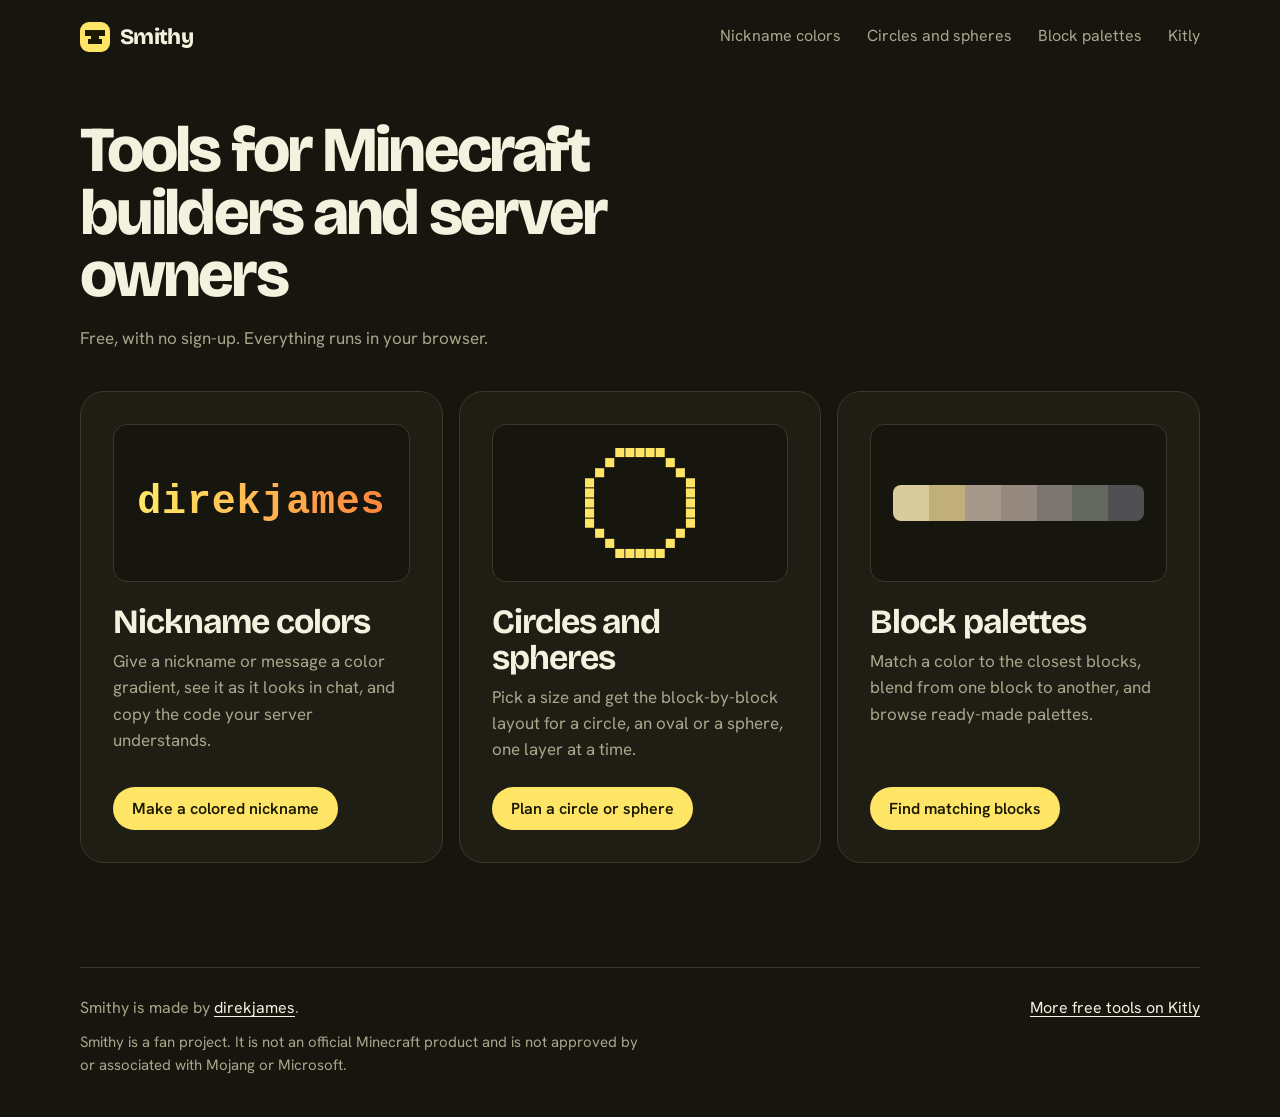
<file: index.html>
<!doctype html>
<html lang="en">
<head>
  <meta charset="utf-8">
  <meta name="viewport" content="width=device-width, initial-scale=1">
  <title>Smithy: free Minecraft tools</title>
  <meta name="description" content="Free tools for Minecraft builders and server owners: a nickname color maker, a circle and sphere planner, and block palettes.">
  <meta name="theme-color" content="#16150e">
  <meta property="og:title" content="Smithy: free Minecraft tools">
  <meta property="og:description" content="Free tools for Minecraft builders and server owners: a nickname color maker, a circle and sphere planner, and block palettes.">
  <meta property="og:type" content="website">
  <link rel="icon" href="data:image/svg+xml,%3Csvg xmlns='http://www.w3.org/2000/svg' viewBox='0 0 32 32'%3E%3Crect width='32' height='32' rx='9' fill='%23ffe566'/%3E%3Cpath fill='%231b1900' d='M6 9h20v6h-6v3h3v5H9v-5h3v-3H6z'/%3E%3C/svg%3E">
  <link rel="preconnect" href="https://fonts.googleapis.com">
  <link rel="preconnect" href="https://fonts.gstatic.com" crossorigin>
  <link href="https://fonts.googleapis.com/css2?family=Bricolage+Grotesque:opsz,wght@12..96,500;12..96,700;12..96,800&family=Hanken+Grotesk:wght@400;600&display=swap" rel="stylesheet">
  <link rel="stylesheet" href="assets/style.css">
</head>
<body>
  <a class="skip" href="#main">Skip to the tool</a>

  <header class="wrap topbar">
    <a class="mark" href="./" aria-label="Smithy home">
      <span class="mark-tile" aria-hidden="true">
        <svg viewBox="0 0 30 30"><path fill="currentColor" d="M5 8h20v6h-6v3h3v5H8v-5h3v-3H5z"/></svg>
      </span>Smithy
    </a>
    <nav class="nav" aria-label="Main">
      <a href="nickname.html">Nickname colors</a>
      <a href="circles.html">Circles and spheres</a>
      <a href="palettes.html">Block palettes</a>
      <a href="https://direkjames.github.io/">Kitly</a>
    </nav>
  </header>

  <main class="wrap" id="main">
    <div class="intro">
      <h1 class="intro-title">Tools for Minecraft builders and server owners</h1>
      <p class="intro-text">Free, with no sign-up. Everything runs in your browser.</p>
    </div>

    <div class="tools">
      <article class="tool">
        <div class="tool-art"><span class="tool-sample" aria-hidden="true"><span style="color:#ffe566">d</span><span style="color:#ffdb61">i</span><span style="color:#ffd15d">r</span><span style="color:#ffc758">e</span><span style="color:#ffbd54">k</span><span style="color:#ffb24f">j</span><span style="color:#ffa84b">a</span><span style="color:#ff9e46">m</span><span style="color:#ff9442">e</span><span style="color:#ff8a3d">s</span></span></div>
        <h2 class="tool-name">Nickname colors</h2>
        <p class="tool-desc">Give a nickname or message a color gradient, see it as it looks in chat, and copy the code your server understands.</p>
        <a class="btn btn-accent" href="nickname.html">Make a colored nickname</a>
      </article>

      <article class="tool">
        <div class="tool-art"><svg viewBox="0 0 109 109" fill="#ffe566" aria-hidden="true"><rect x="30" y="0" width="9" height="9"/><rect x="40" y="0" width="9" height="9"/><rect x="50" y="0" width="9" height="9"/><rect x="60" y="0" width="9" height="9"/><rect x="70" y="0" width="9" height="9"/><rect x="20" y="10" width="9" height="9"/><rect x="80" y="10" width="9" height="9"/><rect x="10" y="20" width="9" height="9"/><rect x="90" y="20" width="9" height="9"/><rect x="0" y="30" width="9" height="9"/><rect x="100" y="30" width="9" height="9"/><rect x="0" y="40" width="9" height="9"/><rect x="100" y="40" width="9" height="9"/><rect x="0" y="50" width="9" height="9"/><rect x="100" y="50" width="9" height="9"/><rect x="0" y="60" width="9" height="9"/><rect x="100" y="60" width="9" height="9"/><rect x="0" y="70" width="9" height="9"/><rect x="100" y="70" width="9" height="9"/><rect x="10" y="80" width="9" height="9"/><rect x="90" y="80" width="9" height="9"/><rect x="20" y="90" width="9" height="9"/><rect x="80" y="90" width="9" height="9"/><rect x="30" y="100" width="9" height="9"/><rect x="40" y="100" width="9" height="9"/><rect x="50" y="100" width="9" height="9"/><rect x="60" y="100" width="9" height="9"/><rect x="70" y="100" width="9" height="9"/></svg></div>
        <h2 class="tool-name">Circles and spheres</h2>
        <p class="tool-desc">Pick a size and get the block-by-block layout for a circle, an oval or a sphere, one layer at a time.</p>
        <a class="btn btn-accent" href="circles.html">Plan a circle or sphere</a>
      </article>
      <article class="tool">
        <div class="tool-art"><span class="tool-swatches" aria-hidden="true"><span style="background:#d8cb9c"></span><span style="background:#c0af79"></span><span style="background:#a5998c"></span><span style="background:#96897f"></span><span style="background:#7c7672"></span><span style="background:#636760"></span><span style="background:#505053"></span></span></div>
        <h2 class="tool-name">Block palettes</h2>
        <p class="tool-desc">Match a color to the closest blocks, blend from one block to another, and browse ready-made palettes.</p>
        <a class="btn btn-accent" href="palettes.html">Find matching blocks</a>
      </article>
    </div>
  </main>

  <footer class="wrap">
    <div class="footer">
      <div class="footer-row">
        <p>Smithy is made by <a href="https://github.com/direkjames" target="_blank" rel="noopener">direkjames</a>.</p>
        <p><a href="https://direkjames.github.io/">More free tools on Kitly</a></p>
      </div>
      <p class="footer-small">Smithy is a fan project. It is not an official Minecraft product and is not approved by or associated with Mojang or Microsoft.</p>
    </div>
  </footer>
</body>
</html>
</file>
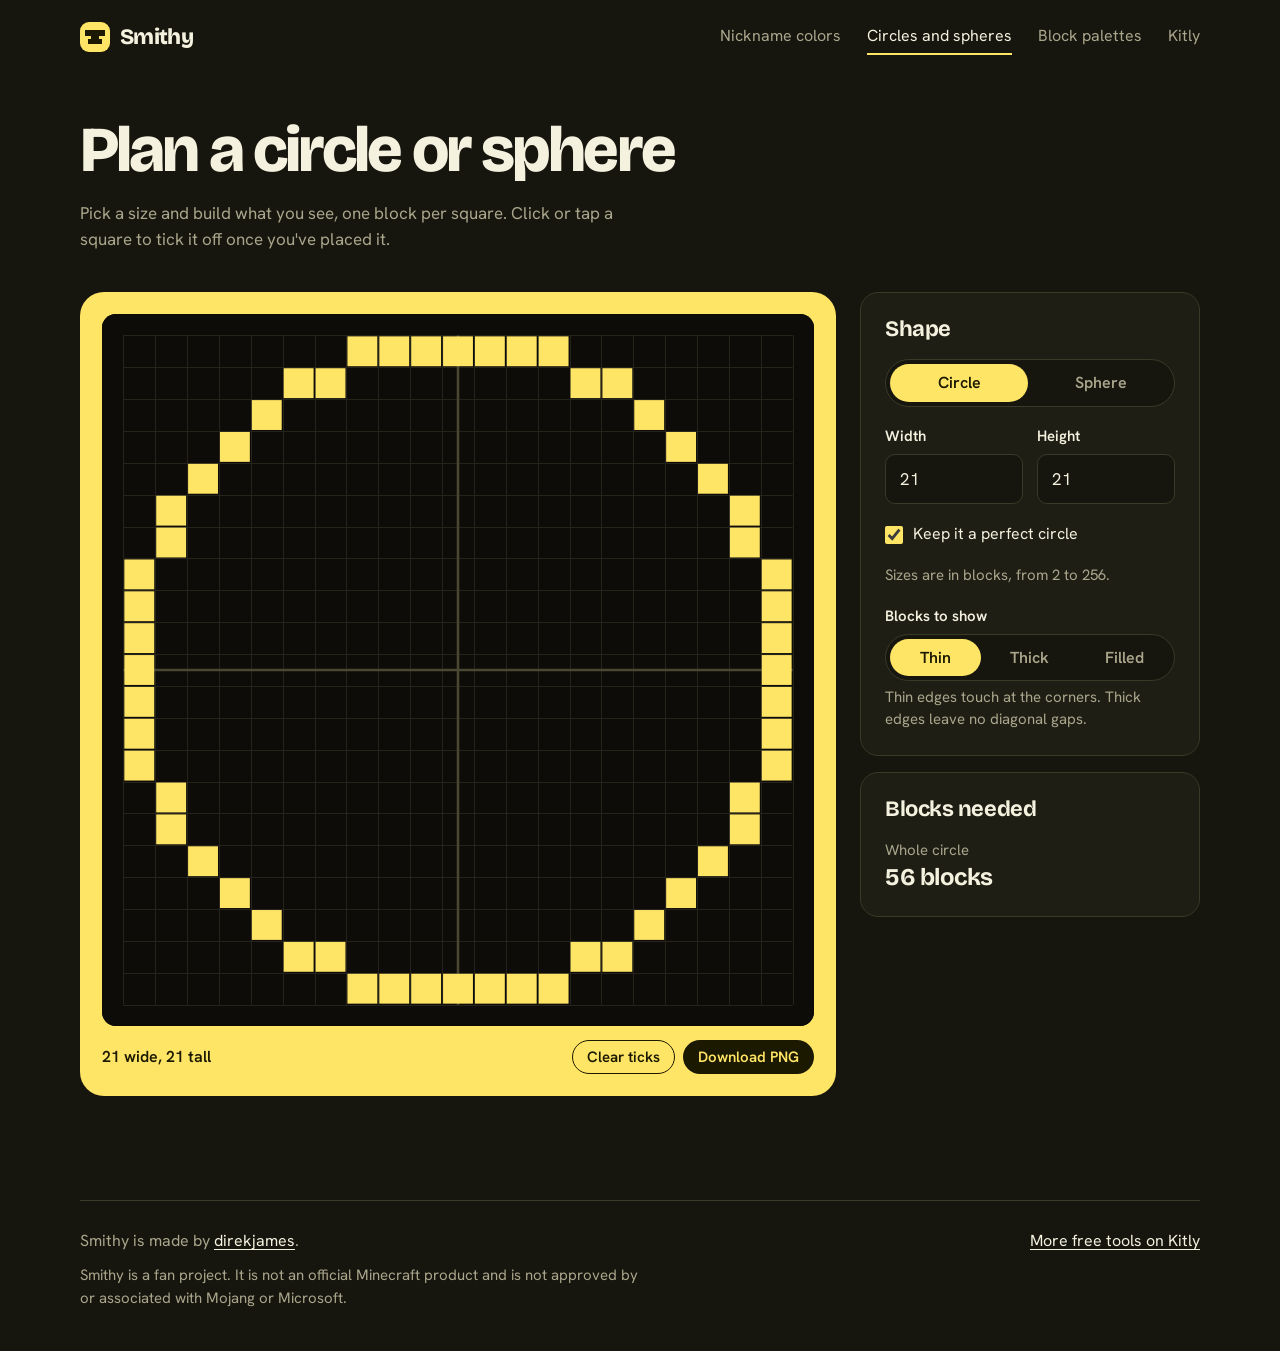
<file: circles.html>
<!doctype html>
<html lang="en">
<head>
  <meta charset="utf-8">
  <meta name="viewport" content="width=device-width, initial-scale=1">
  <title>Circles and spheres | Smithy</title>
  <meta name="description" content="Plan a Minecraft circle, oval or sphere block by block, with layer views and block counts.">
  <meta name="theme-color" content="#16150e">
  <meta property="og:title" content="Circles and spheres | Smithy">
  <meta property="og:description" content="Plan a Minecraft circle, oval or sphere block by block, with layer views and block counts.">
  <meta property="og:type" content="website">
  <link rel="icon" href="data:image/svg+xml,%3Csvg xmlns='http://www.w3.org/2000/svg' viewBox='0 0 32 32'%3E%3Crect width='32' height='32' rx='9' fill='%23ffe566'/%3E%3Cpath fill='%231b1900' d='M6 9h20v6h-6v3h3v5H9v-5h3v-3H6z'/%3E%3C/svg%3E">
  <link rel="preconnect" href="https://fonts.googleapis.com">
  <link rel="preconnect" href="https://fonts.gstatic.com" crossorigin>
  <link href="https://fonts.googleapis.com/css2?family=Bricolage+Grotesque:opsz,wght@12..96,500;12..96,700;12..96,800&family=Hanken+Grotesk:wght@400;600&display=swap" rel="stylesheet">
  <link rel="stylesheet" href="assets/style.css">
</head>
<body>
  <a class="skip" href="#main">Skip to the tool</a>

  <header class="wrap topbar">
    <a class="mark" href="./" aria-label="Smithy home">
      <span class="mark-tile" aria-hidden="true">
        <svg viewBox="0 0 30 30"><path fill="currentColor" d="M5 8h20v6h-6v3h3v5H8v-5h3v-3H5z"/></svg>
      </span>Smithy
    </a>
    <nav class="nav" aria-label="Main">
      <a href="nickname.html">Nickname colors</a>
      <a href="circles.html" aria-current="page">Circles and spheres</a>
      <a href="palettes.html">Block palettes</a>
      <a href="https://direkjames.github.io/">Kitly</a>
    </nav>
  </header>

  <main class="wrap" id="main">
    <div class="intro">
      <h1 class="intro-title">Plan a circle or sphere</h1>
      <p class="intro-text">Pick a size and build what you see, one block per square. Click or tap a square to tick it off once you've placed it.</p>
    </div>

    <noscript><p class="noscript">This tool needs JavaScript. Turn it on in your browser, then reload the page.</p></noscript>

    <div class="layout layout-plan">
      <div class="stage-card">
        <div class="board"><canvas id="board" role="img" aria-label="Block layout"></canvas></div>

        <div class="layers" id="layers" hidden>
          <button class="layer-step" type="button" id="layer-down" aria-label="Layer below">
            <svg viewBox="0 0 24 24" fill="none" stroke="currentColor" stroke-width="2.4" stroke-linecap="round" stroke-linejoin="round" aria-hidden="true"><path d="m6 9 6 6 6-6"/></svg>
          </button>
          <input type="range" id="layer" min="1" max="1" value="1" aria-label="Layer">
          <button class="layer-step" type="button" id="layer-up" aria-label="Layer above">
            <svg viewBox="0 0 24 24" fill="none" stroke="currentColor" stroke-width="2.4" stroke-linecap="round" stroke-linejoin="round" aria-hidden="true"><path d="m6 15 6-6 6 6"/></svg>
          </button>
        </div>

        <div class="board-bar">
          <p class="board-readout" id="readout" aria-live="polite"></p>
          <div class="board-actions">
            <button class="btn btn-ink-line btn-small" type="button" id="clear-ticks">Clear ticks</button>
            <button class="btn btn-ink btn-small" type="button" id="download">Download PNG</button>
          </div>
        </div>
      </div>

      <div class="side">
        <form class="panel" id="controls" autocomplete="off">
          <h2 class="panel-title">Shape</h2>

          <div class="seg" role="radiogroup" aria-label="Shape">
            <label class="seg-item"><input type="radio" name="shape" value="circle" checked><span>Circle</span></label>
            <label class="seg-item"><input type="radio" name="shape" value="sphere"><span>Sphere</span></label>
          </div>

          <div id="circle-size">
            <div class="field-row">
              <div class="field">
                <label for="width">Width</label>
                <input type="number" id="width" name="width" min="2" max="256" step="1" value="21" inputmode="numeric">
              </div>
              <div class="field">
                <label for="height">Height</label>
                <input type="number" id="height" name="height" min="2" max="256" step="1" value="21" inputmode="numeric">
              </div>
            </div>
          </div>
          <label class="check" id="lock-row"><input type="checkbox" name="lock" checked><span>Keep it a perfect circle</span></label>

          <div class="field" id="sphere-size" hidden>
            <label for="diameter">Diameter</label>
            <input type="number" id="diameter" name="diameter" min="2" max="128" step="1" value="21" inputmode="numeric">
          </div>

          <p class="hint" id="size-hint">Sizes are in blocks, from 2 to 256.</p>

          <div class="field" id="circle-style">
            <span class="group-label" id="style-label">Blocks to show</span>
            <div class="seg" role="radiogroup" aria-labelledby="style-label">
              <label class="seg-item"><input type="radio" name="style" value="thin" checked><span>Thin</span></label>
              <label class="seg-item"><input type="radio" name="style" value="thick"><span>Thick</span></label>
              <label class="seg-item"><input type="radio" name="style" value="filled"><span>Filled</span></label>
            </div>
            <p class="hint">Thin edges touch at the corners. Thick edges leave no diagonal gaps.</p>
          </div>

          <div class="field" id="sphere-style" hidden>
            <span class="group-label" id="fill-label">Inside</span>
            <div class="seg" role="radiogroup" aria-labelledby="fill-label">
              <label class="seg-item"><input type="radio" name="fill" value="hollow" checked><span>Hollow</span></label>
              <label class="seg-item"><input type="radio" name="fill" value="solid"><span>Solid</span></label>
            </div>
            <p class="hint">The faint squares show the layer below, so you can line each layer up.</p>
          </div>
        </form>

        <div class="panel">
          <h2 class="panel-title">Blocks needed</h2>
          <dl class="stats">
            <div class="stat" id="stat-layer" hidden><dt id="stat-layer-label">This layer</dt><dd id="stat-layer-value"></dd></div>
            <div class="stat"><dt id="stat-total-label">Total</dt><dd id="stat-total-value"></dd></div>
          </dl>
        </div>
      </div>
    </div>
  </main>

  <footer class="wrap">
    <div class="footer">
      <div class="footer-row">
        <p>Smithy is made by <a href="https://github.com/direkjames" target="_blank" rel="noopener">direkjames</a>.</p>
        <p><a href="https://direkjames.github.io/">More free tools on Kitly</a></p>
      </div>
      <p class="footer-small">Smithy is a fan project. It is not an official Minecraft product and is not approved by or associated with Mojang or Microsoft.</p>
    </div>
  </footer>

  <script src="assets/circle.js"></script>
</body>
</html>
</file>
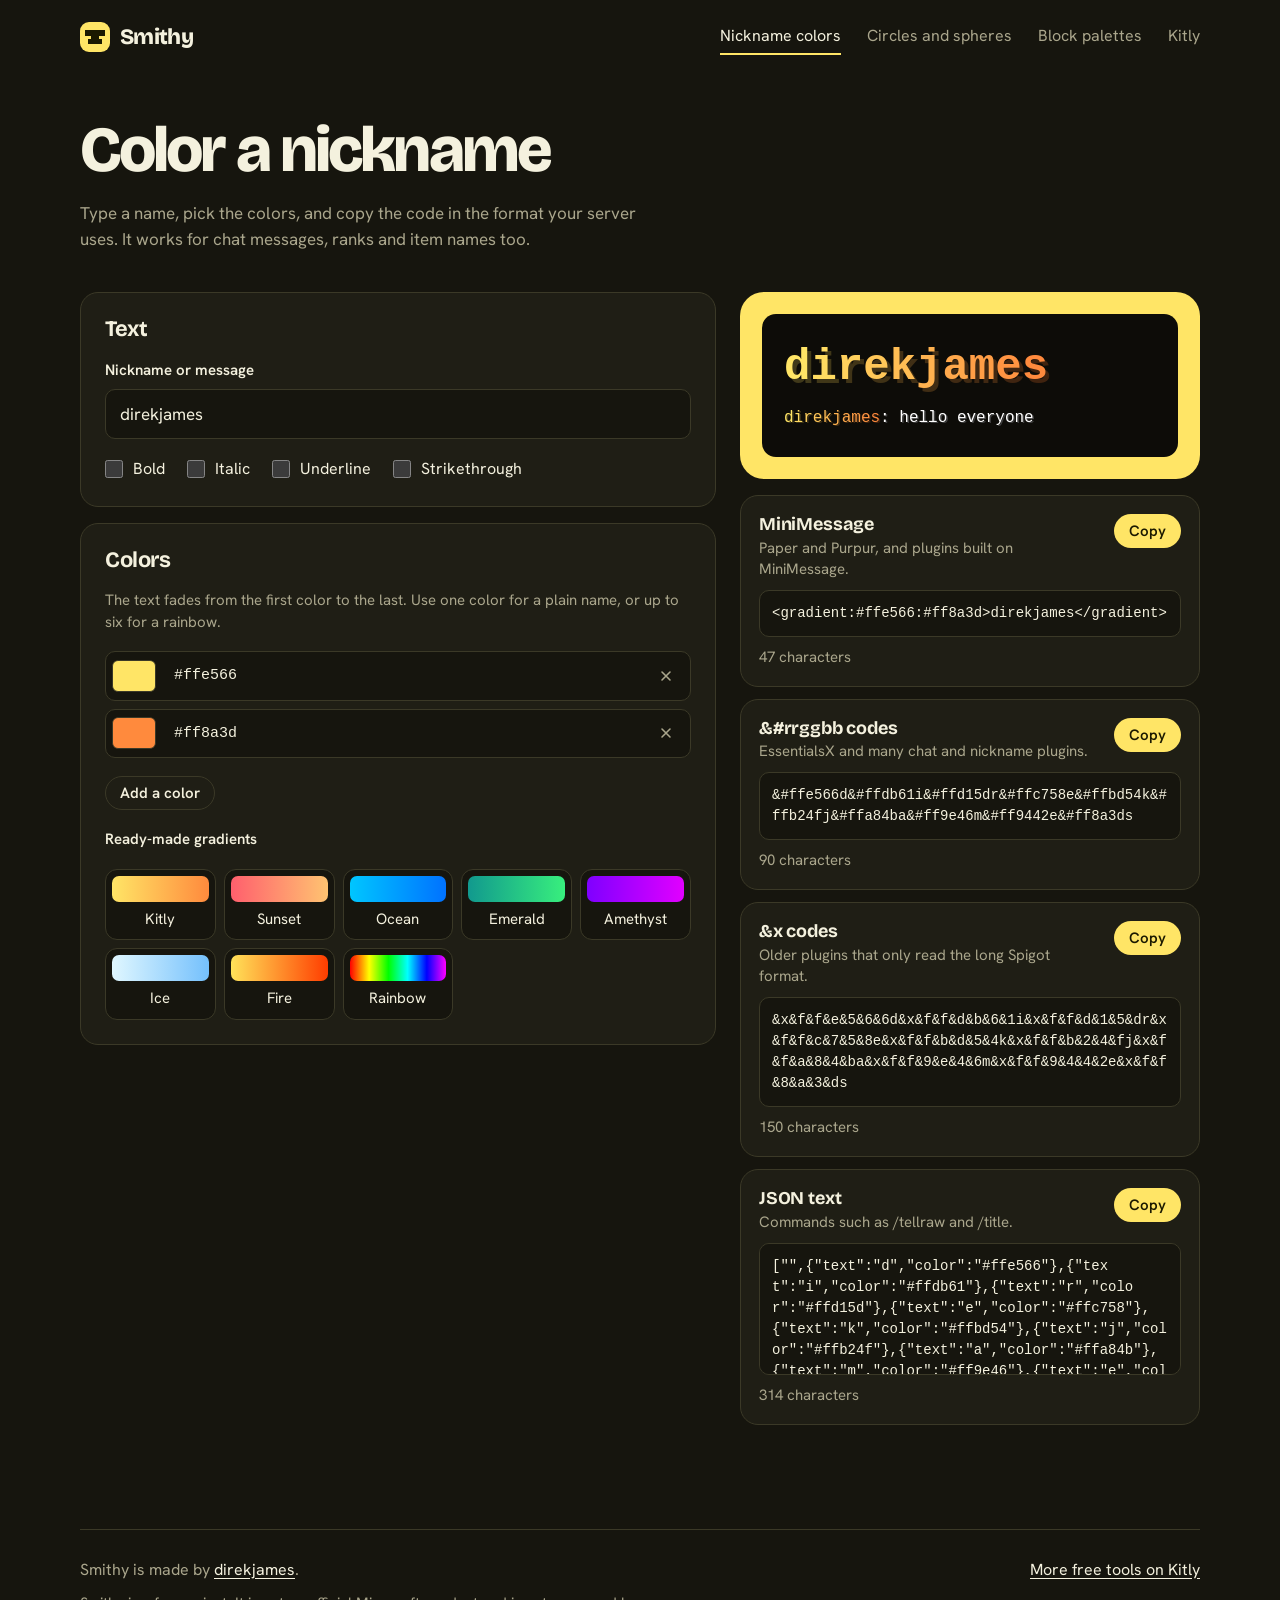
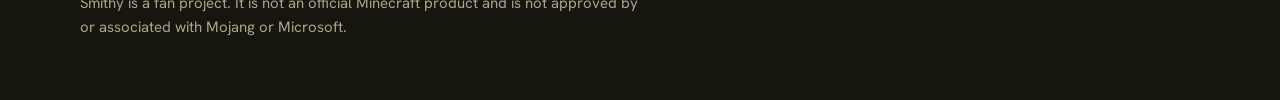
<file: nickname.html>
<!doctype html>
<html lang="en">
<head>
  <meta charset="utf-8">
  <meta name="viewport" content="width=device-width, initial-scale=1">
  <title>Nickname colors | Smithy</title>
  <meta name="description" content="Make a gradient nickname for Minecraft and copy it as MiniMessage, hex codes or JSON.">
  <meta name="theme-color" content="#16150e">
  <meta property="og:title" content="Nickname colors | Smithy">
  <meta property="og:description" content="Make a gradient nickname for Minecraft and copy it as MiniMessage, hex codes or JSON.">
  <meta property="og:type" content="website">
  <link rel="icon" href="data:image/svg+xml,%3Csvg xmlns='http://www.w3.org/2000/svg' viewBox='0 0 32 32'%3E%3Crect width='32' height='32' rx='9' fill='%23ffe566'/%3E%3Cpath fill='%231b1900' d='M6 9h20v6h-6v3h3v5H9v-5h3v-3H6z'/%3E%3C/svg%3E">
  <link rel="preconnect" href="https://fonts.googleapis.com">
  <link rel="preconnect" href="https://fonts.gstatic.com" crossorigin>
  <link href="https://fonts.googleapis.com/css2?family=Bricolage+Grotesque:opsz,wght@12..96,500;12..96,700;12..96,800&family=Hanken+Grotesk:wght@400;600&display=swap" rel="stylesheet">
  <link rel="stylesheet" href="assets/style.css">
</head>
<body>
  <a class="skip" href="#main">Skip to the tool</a>

  <header class="wrap topbar">
    <a class="mark" href="./" aria-label="Smithy home">
      <span class="mark-tile" aria-hidden="true">
        <svg viewBox="0 0 30 30"><path fill="currentColor" d="M5 8h20v6h-6v3h3v5H8v-5h3v-3H5z"/></svg>
      </span>Smithy
    </a>
    <nav class="nav" aria-label="Main">
      <a href="nickname.html" aria-current="page">Nickname colors</a>
      <a href="circles.html">Circles and spheres</a>
      <a href="palettes.html">Block palettes</a>
      <a href="https://direkjames.github.io/">Kitly</a>
    </nav>
  </header>

  <main class="wrap" id="main">
    <div class="intro">
      <h1 class="intro-title">Color a nickname</h1>
      <p class="intro-text">Type a name, pick the colors, and copy the code in the format your server uses. It works for chat messages, ranks and item names too.</p>
    </div>

    <noscript><p class="noscript">This tool needs JavaScript. Turn it on in your browser, then reload the page.</p></noscript>

    <div class="layout layout-nick">
      <form class="controls" id="controls" autocomplete="off">
        <section class="panel" aria-labelledby="text-title">
          <h2 class="panel-title" id="text-title">Text</h2>
          <div class="field">
            <label for="text">Nickname or message</label>
            <input type="text" id="text" name="text" value="direkjames" maxlength="80" spellcheck="false" autocapitalize="off">
          </div>
          <div class="checks" role="group" aria-label="Text style">
            <label class="check"><input type="checkbox" name="bold"><span>Bold</span></label>
            <label class="check"><input type="checkbox" name="italic"><span>Italic</span></label>
            <label class="check"><input type="checkbox" name="under"><span>Underline</span></label>
            <label class="check"><input type="checkbox" name="strike"><span>Strikethrough</span></label>
          </div>
        </section>

        <section class="panel" aria-labelledby="color-title">
          <h2 class="panel-title" id="color-title">Colors</h2>
          <p class="hint">The text fades from the first color to the last. Use one color for a plain name, or up to six for a rainbow.</p>
          <div class="stops" id="stops"></div>
          <div>
            <button class="btn btn-line btn-small" type="button" id="add-stop">Add a color</button>
          </div>
          <p class="group-label" id="presets-label">Ready-made gradients</p>
          <div class="presets" id="presets" role="group" aria-labelledby="presets-label"></div>
        </section>
      </form>

      <div class="side">
        <div class="stage-card">
          <div class="chat" aria-label="Preview">
            <p class="chat-name" id="preview-name"></p>
            <p class="chat-line" id="preview-line"></p>
          </div>
        </div>

        <div class="outputs" id="outputs" aria-label="Codes to copy"></div>
      </div>
    </div>
    <p class="hint" id="copied" role="status" aria-live="polite" style="position:absolute;left:-9999px"></p>
  </main>

  <footer class="wrap">
    <div class="footer">
      <div class="footer-row">
        <p>Smithy is made by <a href="https://github.com/direkjames" target="_blank" rel="noopener">direkjames</a>.</p>
        <p><a href="https://direkjames.github.io/">More free tools on Kitly</a></p>
      </div>
      <p class="footer-small">Smithy is a fan project. It is not an official Minecraft product and is not approved by or associated with Mojang or Microsoft.</p>
    </div>
  </footer>

  <script src="assets/nick.js"></script>
</body>
</html>
</file>
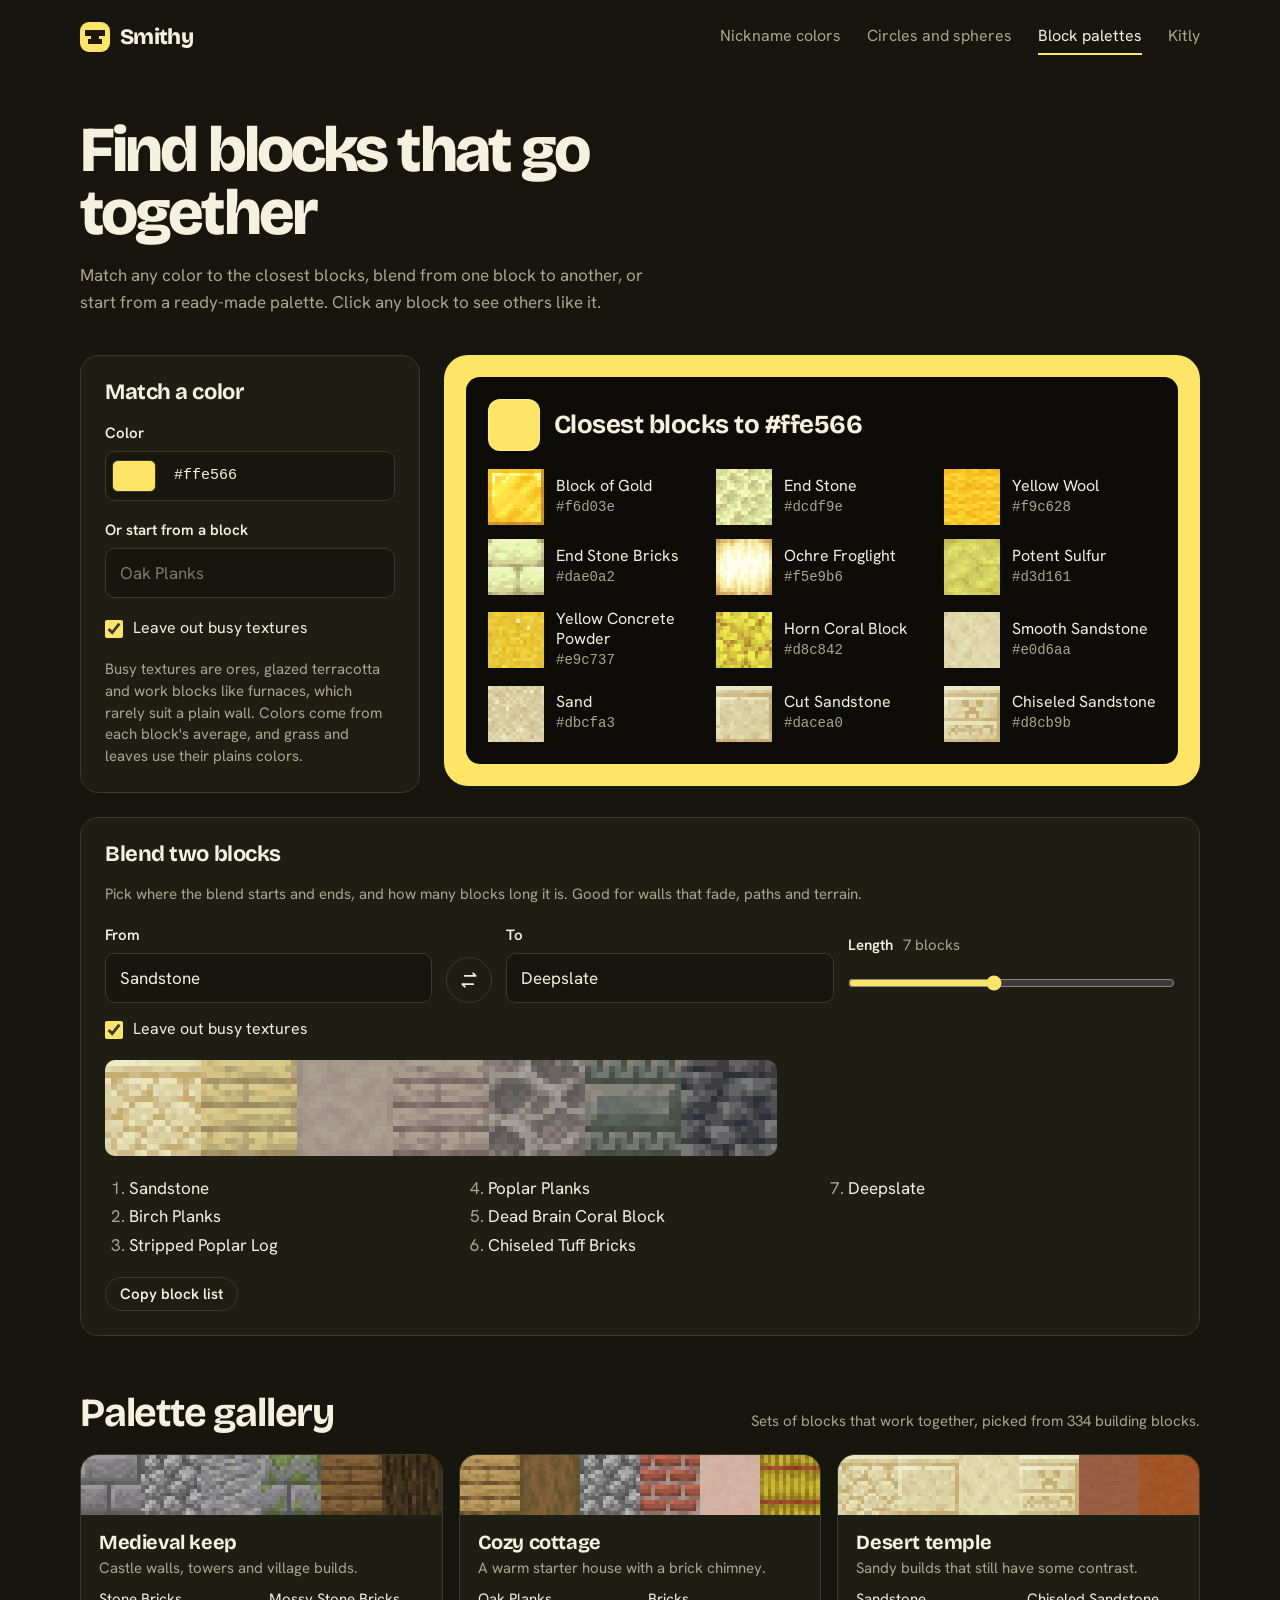
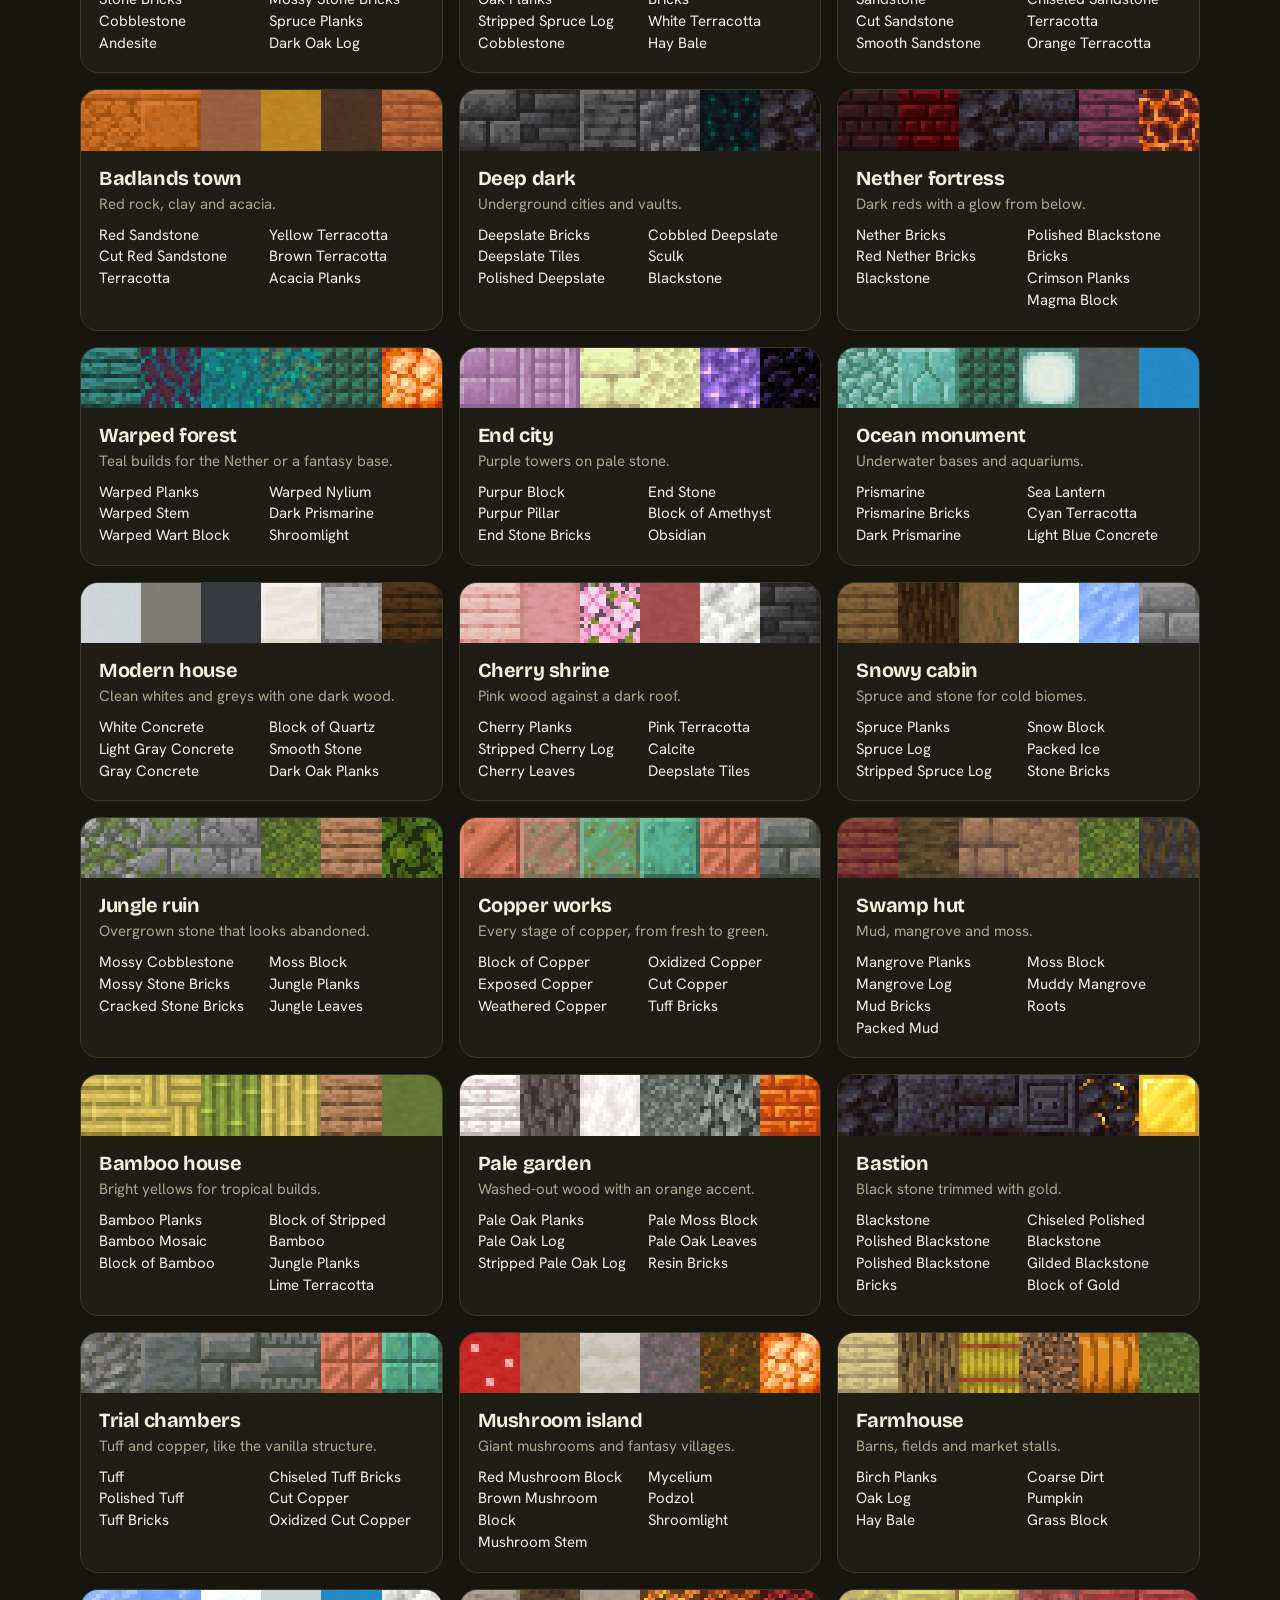
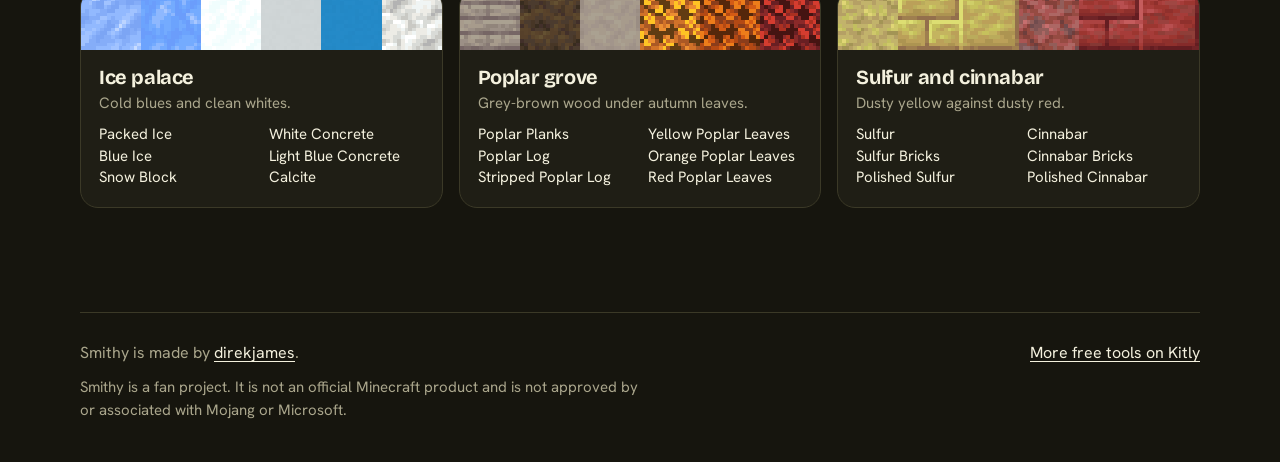
<file: palettes.html>
<!doctype html>
<html lang="en">
<head>
  <meta charset="utf-8">
  <meta name="viewport" content="width=device-width, initial-scale=1">
  <title>Block palettes | Smithy</title>
  <meta name="description" content="Find Minecraft blocks that match a color, blend between two blocks, and browse ready-made block palettes.">
  <meta name="theme-color" content="#16150e">
  <meta property="og:title" content="Block palettes | Smithy">
  <meta property="og:description" content="Find Minecraft blocks that match a color, blend between two blocks, and browse ready-made block palettes.">
  <meta property="og:type" content="website">
  <link rel="icon" href="data:image/svg+xml,%3Csvg xmlns='http://www.w3.org/2000/svg' viewBox='0 0 32 32'%3E%3Crect width='32' height='32' rx='9' fill='%23ffe566'/%3E%3Cpath fill='%231b1900' d='M6 9h20v6h-6v3h3v5H9v-5h3v-3H6z'/%3E%3C/svg%3E">
  <link rel="preconnect" href="https://fonts.googleapis.com">
  <link rel="preconnect" href="https://fonts.gstatic.com" crossorigin>
  <link href="https://fonts.googleapis.com/css2?family=Bricolage+Grotesque:opsz,wght@12..96,500;12..96,700;12..96,800&family=Hanken+Grotesk:wght@400;600&display=swap" rel="stylesheet">
  <link rel="stylesheet" href="assets/style.css">
</head>
<body>
  <a class="skip" href="#main">Skip to the tool</a>

  <header class="wrap topbar">
    <a class="mark" href="./" aria-label="Smithy home">
      <span class="mark-tile" aria-hidden="true">
        <svg viewBox="0 0 30 30"><path fill="currentColor" d="M5 8h20v6h-6v3h3v5H8v-5h3v-3H5z"/></svg>
      </span>Smithy
    </a>
    <nav class="nav" aria-label="Main">
      <a href="nickname.html">Nickname colors</a>
      <a href="circles.html">Circles and spheres</a>
      <a href="palettes.html" aria-current="page">Block palettes</a>
      <a href="https://direkjames.github.io/">Kitly</a>
    </nav>
  </header>

  <main class="wrap" id="main">
    <div class="intro">
      <h1 class="intro-title">Find blocks that go together</h1>
      <p class="intro-text">Match any color to the closest blocks, blend from one block to another, or start from a ready-made palette. Click any block to see others like it.</p>
    </div>

    <noscript><p class="noscript">This tool needs JavaScript. Turn it on in your browser, then reload the page.</p></noscript>

    <datalist id="block-names"></datalist>

    <section class="layout layout-match" id="match" aria-labelledby="match-heading">
      <form class="panel" id="match-form" autocomplete="off">
        <h2 class="panel-title" id="match-heading">Match a color</h2>

        <div class="field">
          <span class="group-label" id="match-color-label">Color</span>
          <div class="stop">
            <input type="color" id="match-color" value="#ffe566" aria-labelledby="match-color-label">
            <input type="text" id="match-hex" value="#ffe566" maxlength="7" spellcheck="false" aria-label="Color as a hex code">
          </div>
        </div>

        <div class="field">
          <label for="match-block">Or start from a block</label>
          <input type="text" id="match-block" list="block-names" placeholder="Oak Planks" spellcheck="false">
          <p class="hint is-error" id="match-block-hint" hidden>Pick a block from the list that appears as you type.</p>
        </div>

        <label class="check"><input type="checkbox" name="skipBusy" checked><span>Leave out busy textures</span></label>
        <p class="hint">Busy textures are ores, glazed terracotta and work blocks like furnaces, which rarely suit a plain wall. Colors come from each block's average, and grass and leaves use their plains colors.</p>
      </form>

      <div class="stage-card">
        <div class="swatch-board">
          <div class="match-head">
            <span class="match-swatch" id="match-swatch" aria-hidden="true"></span>
            <p class="match-title" id="match-title" aria-live="polite"></p>
          </div>
          <ol class="match-grid" id="match-grid"></ol>
        </div>
      </div>
    </section>

    <section class="panel section-gap" aria-labelledby="blend-heading">
      <h2 class="panel-title" id="blend-heading">Blend two blocks</h2>
      <p class="hint">Pick where the blend starts and ends, and how many blocks long it is. Good for walls that fade, paths and terrain.</p>

      <form class="blend-form" id="blend-form" autocomplete="off">
        <div class="field">
          <label for="blend-from">From</label>
          <input type="text" id="blend-from" list="block-names" value="Sandstone" spellcheck="false">
        </div>
        <button class="btn btn-line blend-swap" type="button" id="blend-swap" aria-label="Swap the two blocks">
          <svg viewBox="0 0 24 24" fill="none" stroke="currentColor" stroke-width="2.2" stroke-linecap="round" stroke-linejoin="round" aria-hidden="true"><path d="M7 7h13l-3-3M17 17H4l3 3"/></svg>
        </button>
        <div class="field">
          <label for="blend-to">To</label>
          <input type="text" id="blend-to" list="block-names" value="Deepslate" spellcheck="false">
        </div>
        <div class="field blend-steps">
          <label for="blend-steps">Length <output id="blend-steps-out" for="blend-steps">7 blocks</output></label>
          <input type="range" id="blend-steps" min="3" max="12" step="1" value="7">
        </div>
        <label class="check blend-check"><input type="checkbox" name="skipBusy" checked><span>Leave out busy textures</span></label>
      </form>

      <p class="hint is-error" id="blend-hint" role="alert" hidden></p>

      <div class="blend-strip" id="blend-strip"></div>
      <ol class="blend-names" id="blend-names"></ol>
      <div>
        <button class="btn btn-line btn-small" type="button" id="blend-copy">Copy block list</button>
      </div>
    </section>

    <section class="section-gap" aria-labelledby="gallery-heading">
      <div class="section-head">
        <h2 class="section-title" id="gallery-heading">Palette gallery</h2>
        <p class="hint">Sets of blocks that work together, picked from <span id="block-count"></span> building blocks.</p>
      </div>
      <div class="gallery" id="gallery-grid"></div>
    </section>
  </main>

  <footer class="wrap">
    <div class="footer">
      <div class="footer-row">
        <p>Smithy is made by <a href="https://github.com/direkjames" target="_blank" rel="noopener">direkjames</a>.</p>
        <p><a href="https://direkjames.github.io/">More free tools on Kitly</a></p>
      </div>
      <p class="footer-small">Smithy is a fan project. It is not an official Minecraft product and is not approved by or associated with Mojang or Microsoft.</p>
    </div>
  </footer>

  <script src="assets/blocks.js"></script>
  <script src="assets/palettes.js"></script>
  <script src="assets/palette.js"></script>
</body>
</html>
</file>
<file: assets/style.css>
:root {
  --bg: #16150e;
  --surface: #1f1e15;
  --surface-hi: #2a281b;
  --line: #3b3927;
  --text: #f4f1de;
  --muted: #aaa68c;
  --accent: #ffe566;
  --accent-ink: #1b1900;
  --danger: #ff9d8a;

  --font-display: "Bricolage Grotesque", "Segoe UI", system-ui, sans-serif;
  --font-body: "Hanken Grotesk", "Segoe UI", system-ui, -apple-system, sans-serif;
  --font-code: ui-monospace, "Cascadia Mono", Consolas, Menlo, monospace;

  --wrap: 1120px;
  --gutter: clamp(16px, 4vw, 40px);
  color-scheme: dark;
}

* { box-sizing: border-box; }

html { -webkit-text-size-adjust: 100%; }

body {
  margin: 0;
  background: var(--bg);
  color: var(--text);
  font-family: var(--font-body);
  font-size: 1.0625rem;
  line-height: 1.55;
  -webkit-font-smoothing: antialiased;
}

a { color: inherit; }

[hidden] { display: none !important; }

:focus-visible {
  outline: 2px solid var(--accent);
  outline-offset: 3px;
  border-radius: 6px;
}

.wrap {
  width: 100%;
  max-width: calc(var(--wrap) + var(--gutter) * 2);
  margin: 0 auto;
  padding: 0 var(--gutter);
}

.skip { position: absolute; left: -9999px; }
.skip:focus {
  left: var(--gutter);
  top: 12px;
  z-index: 20;
  background: var(--accent);
  color: var(--accent-ink);
  padding: 8px 14px;
  border-radius: 8px;
}

/* Top bar */

.topbar {
  display: flex;
  flex-wrap: wrap;
  align-items: center;
  justify-content: space-between;
  gap: 10px 24px;
  padding-top: 20px;
  padding-bottom: 20px;
}

.mark {
  display: inline-flex;
  align-items: center;
  gap: 10px;
  font-family: var(--font-display);
  font-weight: 800;
  font-size: 1.375rem;
  letter-spacing: -0.03em;
  text-decoration: none;
}
.mark-tile {
  display: grid;
  place-items: center;
  width: 30px;
  height: 30px;
  border-radius: 9px;
  background: var(--accent);
  color: var(--accent-ink);
}
.mark-tile svg { width: 30px; height: 30px; display: block; }

.nav {
  display: flex;
  flex-wrap: wrap;
  gap: 6px clamp(14px, 3vw, 26px);
  font-size: 1rem;
}
.nav a {
  color: var(--muted);
  text-decoration: none;
  padding: 4px 0;
  border-bottom: 2px solid transparent;
}
.nav a:hover { color: var(--text); }
.nav a[aria-current="page"] {
  color: var(--text);
  border-bottom-color: var(--accent);
}

/* Intro */

.intro { padding: clamp(20px, 4vw, 44px) 0 clamp(24px, 4vw, 40px); }

.intro-title {
  margin: 0;
  max-width: 18ch;
  font-family: var(--font-display);
  font-weight: 800;
  font-size: clamp(2.25rem, 6vw, 4rem);
  line-height: 0.98;
  letter-spacing: -0.045em;
}

.intro-text {
  margin: 18px 0 0;
  max-width: 58ch;
  color: var(--muted);
}

/* Home page tool cards */

.tools {
  display: grid;
  grid-template-columns: repeat(auto-fit, minmax(min(100%, 340px), 1fr));
  gap: 16px;
}

.tool {
  display: flex;
  flex-direction: column;
  align-items: flex-start;
  background: var(--surface);
  border: 1px solid var(--line);
  border-radius: 24px;
  padding: clamp(22px, 3vw, 32px);
}
.tool-art {
  width: 100%;
  border-radius: 14px;
  background: var(--bg);
  border: 1px solid var(--line);
  padding: 22px;
  display: grid;
  place-items: center;
  min-height: 158px;
}
.tool-art svg { display: block; width: 110px; height: 110px; }
.tool-sample {
  font-family: var(--font-code);
  font-weight: 700;
  font-size: clamp(1.75rem, 5vw, 2.5rem);
  letter-spacing: 0.02em;
}
.tool-name {
  margin: 22px 0 8px;
  font-family: var(--font-display);
  font-weight: 700;
  font-size: clamp(1.625rem, 3.4vw, 2.125rem);
  line-height: 1.05;
  letter-spacing: -0.03em;
}
.tool-desc { margin: 0 0 24px; color: var(--muted); max-width: 44ch; }
.tool .btn { margin-top: auto; }

/* Two-column tool layout */

.layout {
  display: grid;
  grid-template-columns: minmax(0, 1fr) minmax(0, 460px);
  gap: 24px;
  align-items: start;
}
.layout-plan { grid-template-columns: minmax(0, 1fr) 340px; }
.layout-nick .side { position: static; }

.controls { display: grid; gap: 16px; min-width: 0; }

.side {
  position: sticky;
  top: 20px;
  display: grid;
  gap: 16px;
  min-width: 0;
}

/* The stage: the one loud thing on each page */

.stage-card {
  background: var(--accent);
  color: var(--accent-ink);
  border-radius: 24px;
  padding: clamp(14px, 2vw, 22px);
}
.stage-card :focus-visible { outline-color: var(--accent-ink); }

/* Buttons */

.btn {
  display: inline-flex;
  align-items: center;
  justify-content: center;
  gap: 8px;
  padding: 11px 18px;
  border-radius: 999px;
  border: 1.5px solid transparent;
  background: transparent;
  font: inherit;
  font-weight: 600;
  font-size: 1rem;
  line-height: 1.2;
  text-decoration: none;
  cursor: pointer;
  transition: background-color 0.15s, color 0.15s, border-color 0.15s;
}
.btn-small { padding: 7px 14px; font-size: 0.9375rem; }

.btn-accent { background: var(--accent); color: var(--accent-ink); }
.btn-accent:hover { background: #fff0a3; }

.btn-ink { background: var(--accent-ink); color: var(--accent); }
.btn-ink:hover { background: #33300a; }

.btn-ink-line { border-color: var(--accent-ink); color: var(--accent-ink); }
.btn-ink-line:hover { background: var(--accent-ink); color: var(--accent); }

.btn-line { border-color: var(--line); color: var(--text); }
.btn-line:hover { border-color: var(--accent); color: var(--accent); }

/* Panels and fields */

.panel {
  display: grid;
  gap: 18px;
  background: var(--surface);
  border: 1px solid var(--line);
  border-radius: 18px;
  padding: clamp(18px, 2.4vw, 24px);
  min-width: 0;
}

.panel-title {
  margin: 0;
  font-family: var(--font-display);
  font-weight: 700;
  font-size: 1.375rem;
  line-height: 1.1;
  letter-spacing: -0.02em;
}

.field { display: grid; gap: 6px; min-width: 0; }

.field-row {
  display: grid;
  grid-template-columns: repeat(2, minmax(0, 1fr));
  gap: 14px;
}

.field label,
.group-label {
  font-size: 0.9375rem;
  font-weight: 600;
  color: var(--text);
}
.group-label { margin: 0; }

input[type="text"],
input[type="number"],
select {
  width: 100%;
  padding: 11px 14px;
  background: var(--bg);
  color: var(--text);
  border: 1.5px solid var(--line);
  border-radius: 10px;
  font: inherit;
}
input[type="text"]::placeholder { color: #7d7a64; }
input[type="text"]:focus,
input[type="number"]:focus,
select:focus {
  outline: none;
  border-color: var(--accent);
}

input[type="range"] { width: 100%; accent-color: var(--accent); }

.hint {
  margin: 0;
  color: var(--muted);
  font-size: 0.9375rem;
  line-height: 1.45;
}
.hint.is-error { color: var(--danger); }

.check {
  display: flex;
  align-items: center;
  gap: 10px;
  font-size: 1rem;
  cursor: pointer;
}
.check input {
  width: 18px;
  height: 18px;
  margin: 0;
  accent-color: var(--accent);
}
.checks { display: flex; flex-wrap: wrap; gap: 10px 22px; }

/* Segmented choice */

.seg {
  display: grid;
  grid-auto-flow: column;
  grid-auto-columns: 1fr;
  gap: 4px;
  padding: 4px;
  background: var(--bg);
  border: 1px solid var(--line);
  border-radius: 999px;
}
.seg-item { position: relative; cursor: pointer; }
.seg-item input {
  position: absolute;
  inset: 0;
  width: 100%;
  height: 100%;
  margin: 0;
  opacity: 0;
  cursor: pointer;
}
.seg-item span {
  display: block;
  padding: 9px 6px;
  border-radius: 999px;
  text-align: center;
  font-weight: 600;
  font-size: 1rem;
  line-height: 1.2;
  color: var(--muted);
  transition: background-color 0.15s, color 0.15s;
}
.seg-item:hover span { color: var(--text); }
.seg-item input:checked + span {
  background: var(--accent);
  color: var(--accent-ink);
}
.seg-item input:focus-visible + span {
  outline: 2px solid var(--accent);
  outline-offset: 2px;
}

/* ---------- Nickname colors ---------- */

.chat {
  background: #0d0c08;
  border-radius: 14px;
  padding: clamp(18px, 3vw, 28px) clamp(14px, 2.4vw, 22px);
  font-family: var(--font-code);
  overflow: hidden;
}
.chat-name {
  margin: 0;
  font-size: clamp(1.75rem, 4.4vw, 2.75rem);
  font-weight: 700;
  line-height: 1.15;
  overflow-wrap: anywhere;
  white-space: pre-wrap;
  min-height: 1.15em;
}
.chat-line {
  margin: 14px 0 0;
  font-size: 1rem;
  line-height: 1.4;
  color: #ffffff;
  text-shadow: 0.09em 0.09em 0 #3f3f3f;
  overflow-wrap: anywhere;
  white-space: pre-wrap;
}
.chat .is-bold { font-weight: 800; }
.chat-line .is-bold { font-weight: 700; }
.chat .is-italic { font-style: italic; }
.chat .is-under { text-decoration-line: underline; }
.chat .is-strike { text-decoration-line: line-through; }
.chat .is-under.is-strike { text-decoration-line: underline line-through; }

.stops { display: grid; gap: 8px; }
.stop {
  display: flex;
  align-items: center;
  gap: 10px;
  padding: 6px 8px 6px 6px;
  background: var(--bg);
  border: 1.5px solid var(--line);
  border-radius: 10px;
}
.stop input[type="color"] {
  flex: none;
  width: 44px;
  height: 32px;
  padding: 0;
  border: 0;
  border-radius: 6px;
  background: none;
  cursor: pointer;
}
.stop input[type="color"]::-webkit-color-swatch-wrapper { padding: 0; }
.stop input[type="color"]::-webkit-color-swatch { border: 1px solid var(--line); border-radius: 6px; }
.stop input[type="color"]::-moz-color-swatch { border: 1px solid var(--line); border-radius: 6px; }
.stop input[type="text"] {
  flex: 1;
  min-width: 0;
  padding: 6px 8px;
  border: 0;
  background: transparent;
  font-family: var(--font-code);
  font-size: 0.9375rem;
}
.stop input[type="text"]:focus { outline: 2px solid var(--accent); outline-offset: 0; border-radius: 6px; }
.stop-remove {
  flex: none;
  width: 32px;
  height: 32px;
  display: grid;
  place-items: center;
  border: 0;
  border-radius: 8px;
  background: transparent;
  color: var(--muted);
  cursor: pointer;
}
.stop-remove:hover { color: var(--danger); background: var(--surface-hi); }
.stop-remove svg { width: 16px; height: 16px; }

.presets {
  display: grid;
  grid-template-columns: repeat(auto-fill, minmax(104px, 1fr));
  gap: 8px;
}
.preset {
  display: grid;
  gap: 6px;
  padding: 6px 6px 8px;
  background: var(--bg);
  border: 1.5px solid var(--line);
  border-radius: 12px;
  color: var(--text);
  font: inherit;
  font-size: 0.9375rem;
  cursor: pointer;
  transition: border-color 0.15s;
}
.preset:hover { border-color: var(--accent); }
.preset-bar { display: block; height: 26px; border-radius: 7px; }

.outputs { display: grid; gap: 12px; }
.out {
  display: grid;
  gap: 10px;
  background: var(--surface);
  border: 1px solid var(--line);
  border-radius: 18px;
  padding: 18px;
  min-width: 0;
}
.out-head {
  display: flex;
  align-items: flex-start;
  justify-content: space-between;
  gap: 12px;
}
.out-name {
  margin: 0;
  font-family: var(--font-display);
  font-weight: 700;
  font-size: 1.125rem;
  line-height: 1.2;
  letter-spacing: -0.01em;
}
.out-where { margin: 2px 0 0; color: var(--muted); font-size: 0.9375rem; line-height: 1.4; }
.out-code {
  margin: 0;
  padding: 12px;
  max-height: 132px;
  overflow: auto;
  background: var(--bg);
  border: 1px solid var(--line);
  border-radius: 10px;
  font-family: var(--font-code);
  font-size: 0.875rem;
  line-height: 1.5;
  white-space: pre-wrap;
  word-break: break-all;
}
.out-meta { margin: 0; color: var(--muted); font-size: 0.9375rem; line-height: 1.4; }
.out-meta.is-long { color: var(--accent); }

/* ---------- Circles and spheres ---------- */

.board {
  position: relative;
  background: #0d0c08;
  border-radius: 14px;
  overflow: hidden;
  aspect-ratio: 1 / 1;
}
.board canvas {
  position: absolute;
  inset: 0;
  width: 100%;
  height: 100%;
  display: block;
  cursor: crosshair;
  touch-action: manipulation;
}

.board-bar {
  display: flex;
  flex-wrap: wrap;
  align-items: center;
  justify-content: space-between;
  gap: 10px 16px;
  margin-top: 14px;
}
.board-readout {
  margin: 0;
  font-weight: 600;
  font-size: 1rem;
  line-height: 1.3;
}
.board-actions { display: flex; flex-wrap: wrap; gap: 8px; }

.layers {
  display: grid;
  grid-template-columns: auto minmax(0, 1fr) auto;
  align-items: center;
  gap: 10px;
  margin-top: 14px;
}
.layers input[type="range"] { accent-color: var(--accent-ink); }
.layer-step {
  width: 40px;
  height: 40px;
  display: grid;
  place-items: center;
  border: 1.5px solid var(--accent-ink);
  border-radius: 999px;
  background: transparent;
  color: var(--accent-ink);
  cursor: pointer;
}
.layer-step:hover { background: var(--accent-ink); color: var(--accent); }
.layer-step svg { width: 18px; height: 18px; }

.stats { margin: 0; display: grid; gap: 12px; }
.stat { display: grid; gap: 2px; }
.stat dt { color: var(--muted); font-size: 0.9375rem; }
.stat dd {
  margin: 0;
  font-family: var(--font-display);
  font-weight: 700;
  font-size: 1.5rem;
  line-height: 1.15;
  letter-spacing: -0.02em;
}
.stat dd small {
  display: block;
  font-family: var(--font-body);
  font-weight: 400;
  font-size: 0.9375rem;
  letter-spacing: 0;
  color: var(--muted);
  margin-top: 2px;
}

/* Footer */

.footer {
  margin-top: clamp(56px, 9vw, 104px);
  border-top: 1px solid var(--line);
  padding-top: 28px;
  padding-bottom: 40px;
  display: grid;
  gap: 10px;
  color: var(--muted);
  font-size: 1rem;
}
.footer-row {
  display: flex;
  flex-wrap: wrap;
  justify-content: space-between;
  gap: 12px 24px;
}
.footer p { margin: 0; }
.footer a { color: var(--text); text-underline-offset: 3px; }
.footer a:hover { color: var(--accent); }
.footer-small { font-size: 0.9375rem; max-width: 70ch; }

.noscript {
  border: 1px solid var(--line);
  border-radius: 14px;
  padding: 20px;
  color: var(--muted);
  margin-bottom: 16px;
}

/* Narrow screens */

@media (max-width: 900px) {
  .layout,
  .layout-plan {
    display: flex;
    flex-direction: column;
    align-items: stretch;
    gap: 16px;
  }
  .side { position: static; }

  /* Planner page: size first, then the board, then the counts */
  .layout-plan .side { display: contents; }
  .layout-plan #controls { order: 0; }
  .layout-plan .stage-card { order: 1; }
  .layout-plan .side > .panel:last-child { order: 2; }

  /* Nickname page: the preview sticks to the top while you change the options */
  .layout-nick .side { display: contents; }
  .layout-nick .stage-card {
    order: 0;
    position: sticky;
    top: 8px;
    z-index: 5;
    padding: 10px;
    border-radius: 18px;
    box-shadow: 0 10px 28px rgba(0, 0, 0, 0.5);
  }
  .layout-nick .chat { padding: 14px; }
  .layout-nick .chat-name { font-size: 1.5rem; }
  .layout-nick .chat-line { display: none; }
  .layout-nick .controls { order: 1; }
  .layout-nick .outputs { order: 2; }
}

@media (max-width: 420px) {
  .seg-item span { font-size: 0.9375rem; padding: 9px 4px; }
}

@media (prefers-reduced-motion: reduce) {
  * { transition: none !important; }
}

/* ---------- Block palettes ---------- */

.layout-match { grid-template-columns: 340px minmax(0, 1fr); }
.section-gap { margin-top: 24px; }

.section-head {
  display: flex;
  flex-wrap: wrap;
  align-items: baseline;
  justify-content: space-between;
  gap: 6px 16px;
  margin: clamp(32px, 5vw, 56px) 0 20px;
}
.section-title {
  margin: 0;
  font-family: var(--font-display);
  font-weight: 700;
  font-size: clamp(1.75rem, 4vw, 2.5rem);
  line-height: 1.05;
  letter-spacing: -0.03em;
}

/* A block picture. The canvas is 16 pixels wide and scales up with hard edges. */
.blk {
  display: block;
  padding: 0;
  border: 0;
  background: none;
  cursor: pointer;
  line-height: 0;
}
.blk-img {
  display: block;
  width: 100%;
  aspect-ratio: 1 / 1;
  image-rendering: pixelated;
  image-rendering: crisp-edges;
}
.blk:hover .blk-img,
.blk:focus-visible .blk-img { outline: 3px solid #ffffff; outline-offset: -3px; }
.blk:focus-visible { outline: none; }

.swatch-board {
  background: #0d0c08;
  border-radius: 14px;
  padding: clamp(14px, 2.4vw, 22px);
  color: var(--text);
}
.match-head {
  display: flex;
  align-items: center;
  gap: 14px;
  margin-bottom: 18px;
}
.match-swatch {
  flex: none;
  width: 52px;
  height: 52px;
  border-radius: 12px;
  border: 1px solid rgba(255, 255, 255, 0.25);
}
.match-title {
  margin: 0;
  font-family: var(--font-display);
  font-weight: 700;
  font-size: clamp(1.25rem, 2.6vw, 1.625rem);
  line-height: 1.15;
  letter-spacing: -0.02em;
}
.match-grid {
  margin: 0;
  padding: 0;
  list-style: none;
  display: grid;
  grid-template-columns: repeat(auto-fill, minmax(170px, 1fr));
  gap: 14px 16px;
}
.match {
  display: grid;
  grid-template-columns: 56px minmax(0, 1fr);
  align-items: center;
  gap: 12px;
}
.match-text { display: grid; gap: 1px; min-width: 0; }
.match-name { font-size: 1rem; line-height: 1.25; }
.match-hex { font-family: var(--font-code); font-size: 0.875rem; color: var(--muted); }

.blend-form {
  display: grid;
  grid-template-columns: minmax(0, 1fr) auto minmax(0, 1fr) minmax(0, 1fr);
  align-items: end;
  gap: 14px;
}
.blend-swap { width: 46px; height: 46px; padding: 0; }
.blend-swap svg { width: 20px; height: 20px; }
.blend-check { grid-column: 1 / -1; }
#blend-steps-out { color: var(--muted); font-weight: 400; margin-left: 6px; }
.blend-steps input { margin: 12px 0; }

.blend-strip {
  display: grid;
  grid-template-columns: repeat(var(--count, 7), minmax(0, 96px));
  border-radius: 10px;
  overflow: hidden;
  width: min(100%, calc(var(--count, 7) * 96px));
}
.blend-names {
  margin: 0;
  padding-left: 1.4em;
  columns: 3 200px;
  column-gap: 32px;
  color: var(--text);
}
.blend-names li { break-inside: avoid; padding: 1px 0; }
.blend-names li::marker { color: var(--muted); }

.gallery {
  display: grid;
  grid-template-columns: repeat(auto-fill, minmax(min(100%, 300px), 1fr));
  gap: 16px;
}
.pal {
  background: var(--surface);
  border: 1px solid var(--line);
  border-radius: 18px;
  overflow: hidden;
  padding-bottom: 18px;
}
.pal-row {
  display: grid;
  grid-template-columns: repeat(var(--count, 6), minmax(0, 1fr));
}
.pal-name {
  margin: 16px 18px 4px;
  font-family: var(--font-display);
  font-weight: 700;
  font-size: 1.25rem;
  line-height: 1.15;
  letter-spacing: -0.02em;
}
.pal-note { margin: 0 18px 10px; color: var(--muted); font-size: 0.9375rem; line-height: 1.4; }
.pal-blocks {
  margin: 0 18px;
  padding: 0;
  list-style: none;
  columns: 2;
  column-gap: 16px;
  font-size: 0.9375rem;
  line-height: 1.45;
}
.pal-blocks li { break-inside: avoid; }

.tool-swatches {
  display: grid;
  grid-template-columns: repeat(7, 1fr);
  width: min(100%, 266px);
  border-radius: 8px;
  overflow: hidden;
}
.tool-swatches span { aspect-ratio: 1 / 1; }

@media (max-width: 900px) {
  .layout-match .stage-card { order: 1; }
  .blend-form { grid-template-columns: minmax(0, 1fr) auto minmax(0, 1fr); }
  .blend-steps { grid-column: 1 / -1; }
}
@media (max-width: 520px) {
  .blend-form { grid-template-columns: minmax(0, 1fr); }
  .blend-swap { justify-self: start; }
  .blend-names { columns: 2 140px; }
}
</file>
